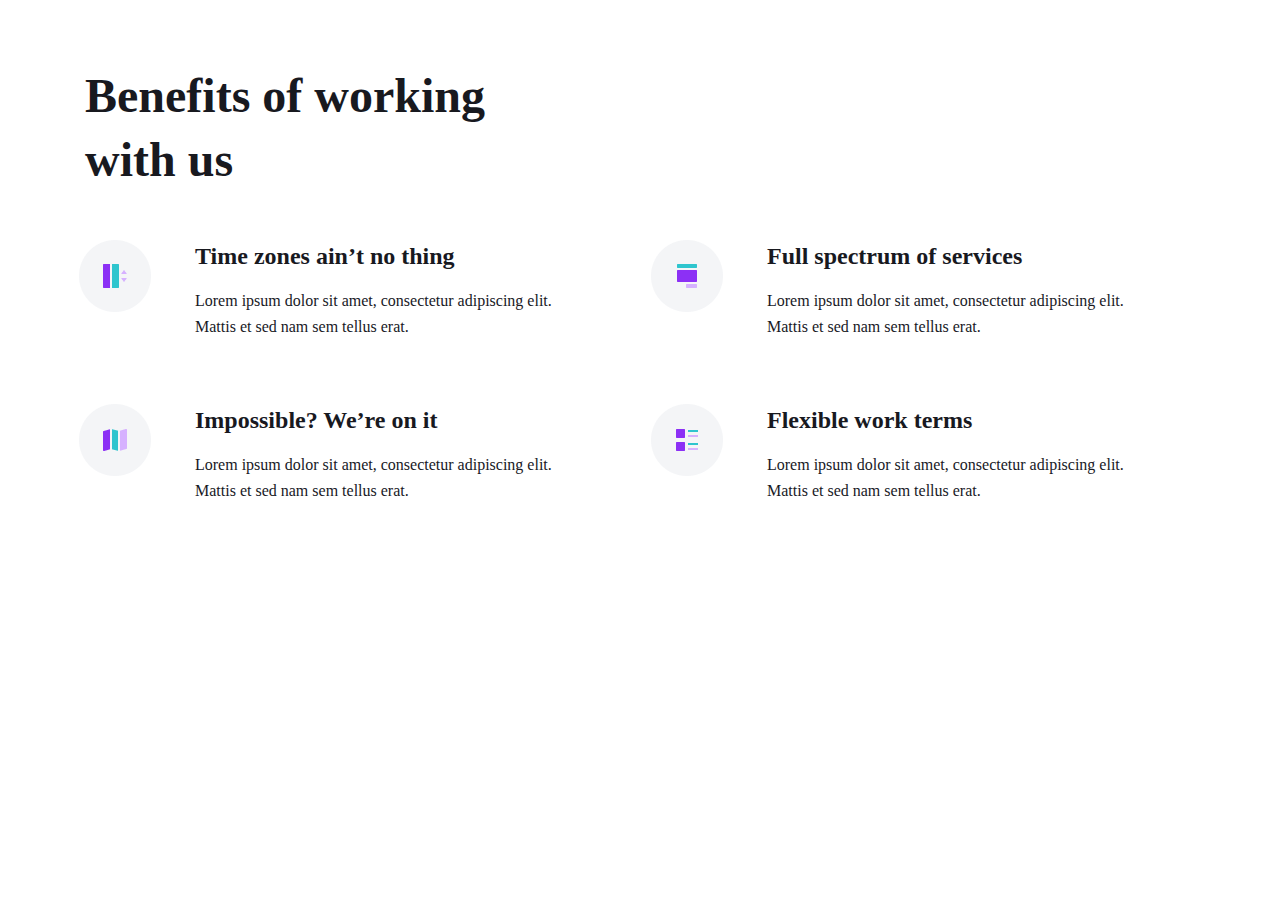
<file: homework01.2/index.html>
<!DOCTYPE html>
<html lang="en">
<head>
    <meta charset="UTF-8">
    <title>homework01.2</title>
    <link rel="stylesheet" href="css/style.css">
</head>
<body>
    <div class="wrapper">
        <div class="title">
            <h1>Benefits of working with us</h1>
        </div>
        <div class="row">
            <div class="advantage">
                <div class="icon"><img src="img/01.png" alt=""></div>
                <div class="details">
                    <h2>Time zones ain’t no thing</h2>
                    <p>Lorem ipsum dolor sit amet, consectetur adipiscing elit. Mattis et sed nam sem tellus erat.</p>
                </div>
            </div>
            <div class="advantage">
                <div class="icon"><img src="img/04.png" alt=""></div>
                <div class="details">
                    <h2>Full spectrum of services</h2>
                    <p>Lorem ipsum dolor sit amet, consectetur adipiscing elit. Mattis et sed nam sem tellus erat.</p>
                </div>
            </div>
        </div>
        <div class="row">
            <div class="advantage">
                <div class="icon"><img src="img/06.png" alt=""></div>
                <div class="details">
                    <h2>Impossible? We’re on it</h2>
                    <p>Lorem ipsum dolor sit amet, consectetur adipiscing elit. Mattis et sed nam sem tellus erat.</p>
                </div>
            </div>
            <div class="advantage">
                <div class="icon"><img src="img/07.png" alt=""></div>
                <div class="details">
                    <h2>Flexible work terms</h2>
                    <p>Lorem ipsum dolor sit amet, consectetur adipiscing elit. Mattis et sed nam sem tellus erat.</p>
                </div>
            </div>
        </div>   
        <div class="footer"></div>     
    </div>
</body>
</html>
</file>
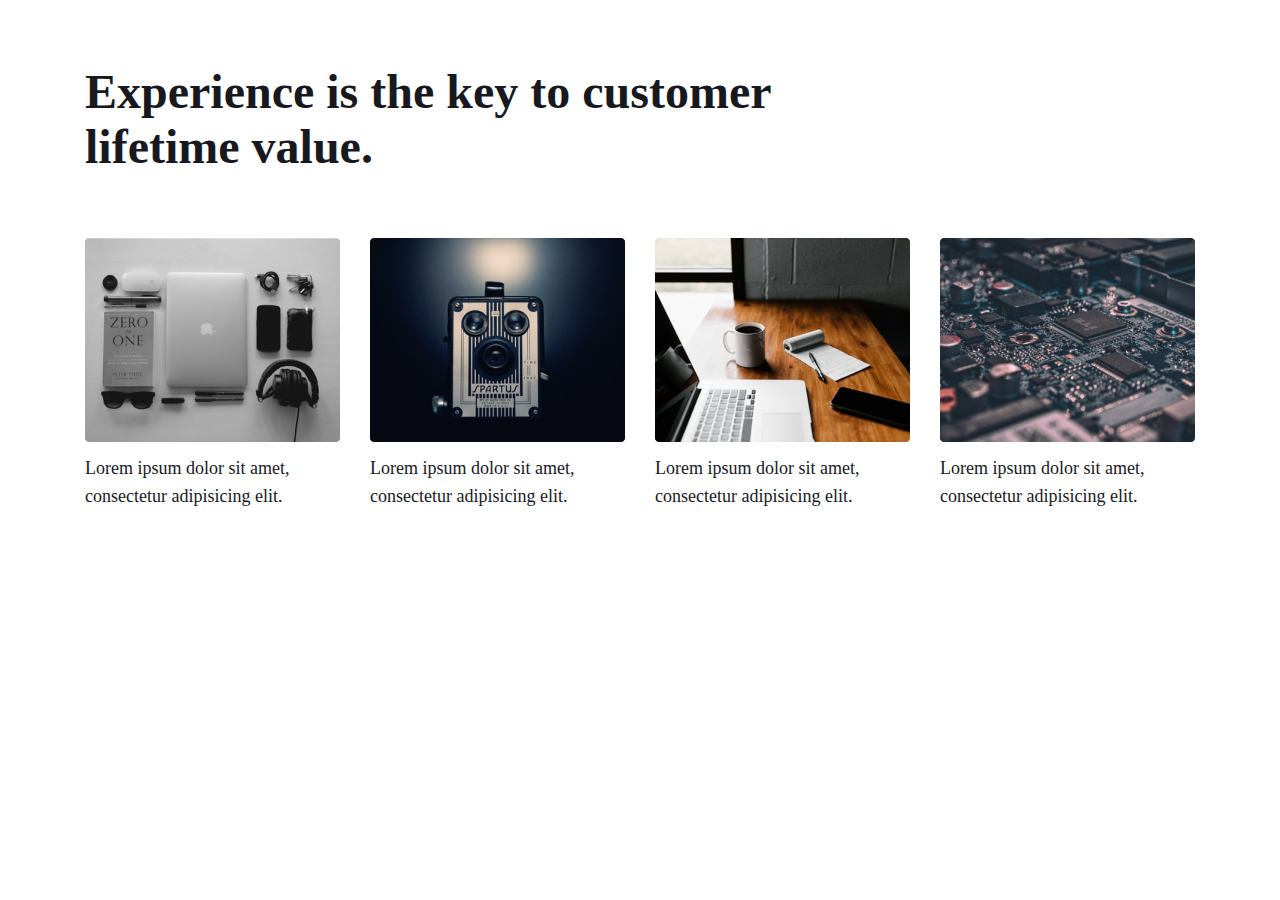
<file: homework01/index.html>
<!DOCTYPE html>
<html lang="en">
<head>
    <meta charset="UTF-8">
    <title>Document</title>
    <link rel="stylesheet" href="css/style.css">
</head>
<body>
    <div class="wrapper">
       <div class="title">
           <h1>Experience is the key to customer lifetime value.</h1>
       </div>
       <div class="photo-galey">
           <div class="photo-block">
               <div class="cover"><img src="img/ipod.jpg" alt=""></div>
               <div class="headline"><h3>Lorem ipsum dolor sit amet, consectetur adipisicing elit.</h3></div>
           </div>
           <div class="photo-block">
               <div class="cover"><img src="img/spartus.png" alt=""></div>
               <div class="headline"><h3>Lorem ipsum dolor sit amet, consectetur adipisicing elit.</h3></div>
           </div>
           <div class="photo-block">
               <div class="cover"><img src="img/desctop.png" alt=""></div>
               <div class="headline"><h3>Lorem ipsum dolor sit amet, consectetur adipisicing elit.</h3></div>
           </div>
           <div class="photo-block">
               <div class="cover"><img src="img/microchip.png" alt=""></div>
               <div class="headline"><h3>Lorem ipsum dolor sit amet, consectetur adipisicing elit.</h3></div>
           </div>
       </div>
    </div>
</body>
</html>
</file>
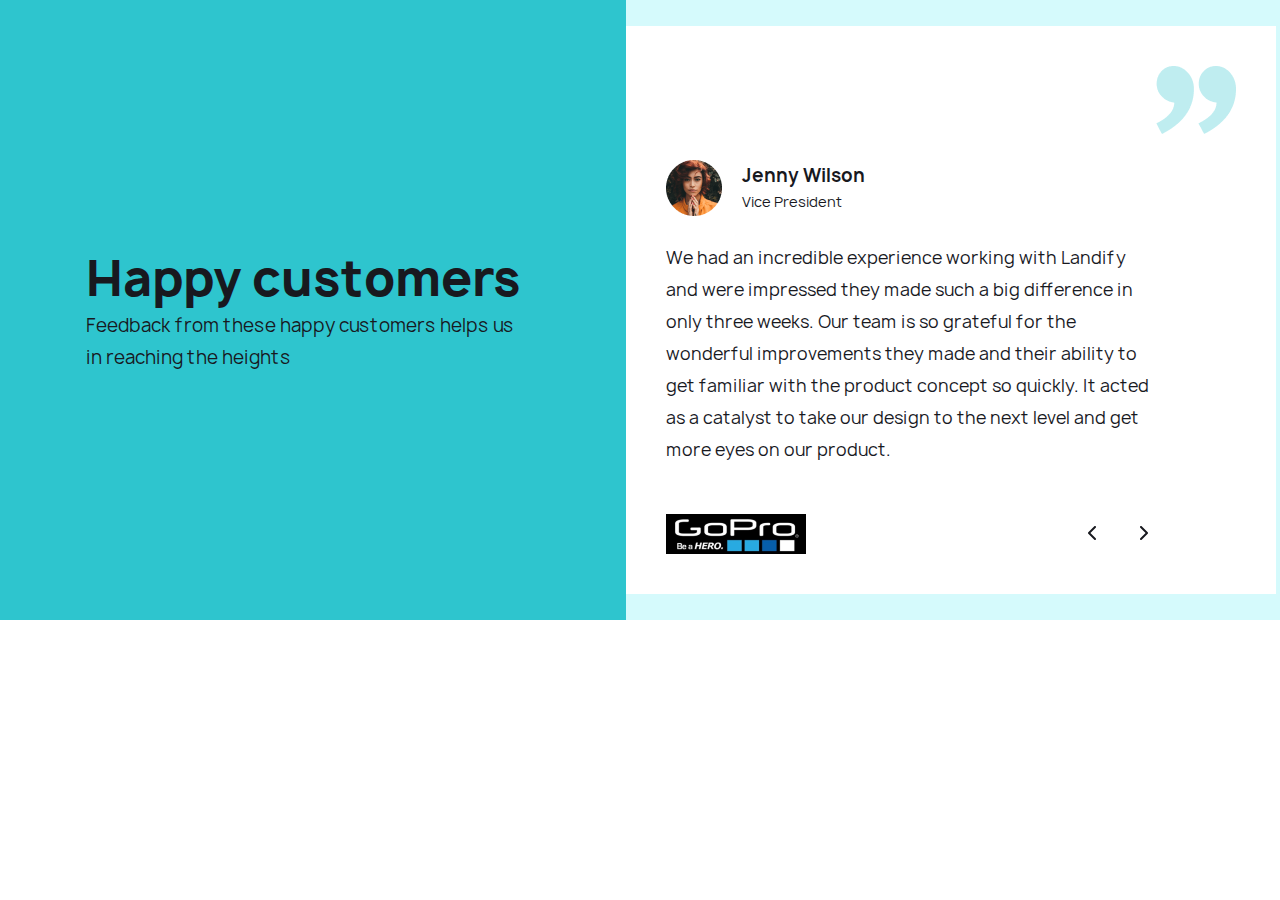
<file: homework02.1/index.html>
<!DOCTYPE html>
<html lang="en">
<head>
    <meta charset="UTF-8">
    <link rel="stylesheet" href="css/font.css">
    <link rel="stylesheet" href="css/style.css">
    <title>Happy customers</title>
</head>
<body>
    <div class="testimonial-6">
        <div class="left-section">
            <div class="left-section-text">
                <h2 class="left-section-title"><a href="index.html">Happy customers</a></h2>
                <p class="left-section-description">
                    Feedback from these happy customers helps us in reaching the heights
                </p>
            </div>
        </div>
        <div class="right-section">
            <img src="img/quotes.png" alt="quotes" class="left-section-quotes">
            <div class="right-section-client">
                <img src="img/avatar.png" alt="avatar" class="client-avatar">
                <div class="client-info">
                    <h3 class="client-info-name"><a href="#JennyWilson">Jenny Wilson</a></h3>
                    <p class="client-info-position">Vice President</p>
                </div>
            </div>
            <div class="feedback">
                <p class="feedback-content">
                    We had an incredible experience working with Landify and were impressed they made such a big difference in only three weeks. 
                    Our team is so grateful for the wonderful improvements they made and their ability to get familiar with the product concept so quickly. 
                    It acted as a catalyst to take our design to the next level and get more eyes on our product.
                </p>
            </div>
            <img src="img/logo.png" alt="logo" class="left-section-logo">
            <div class="nav">
                <a href="#prev" id="prev"><img src="img/left.svg" alt="left"></a>
                <a href="#next" id="next"><img src="img/right.svg" alt="right"></a>
            </div>
        </div>
    </div>
</body>
</html>
</file>
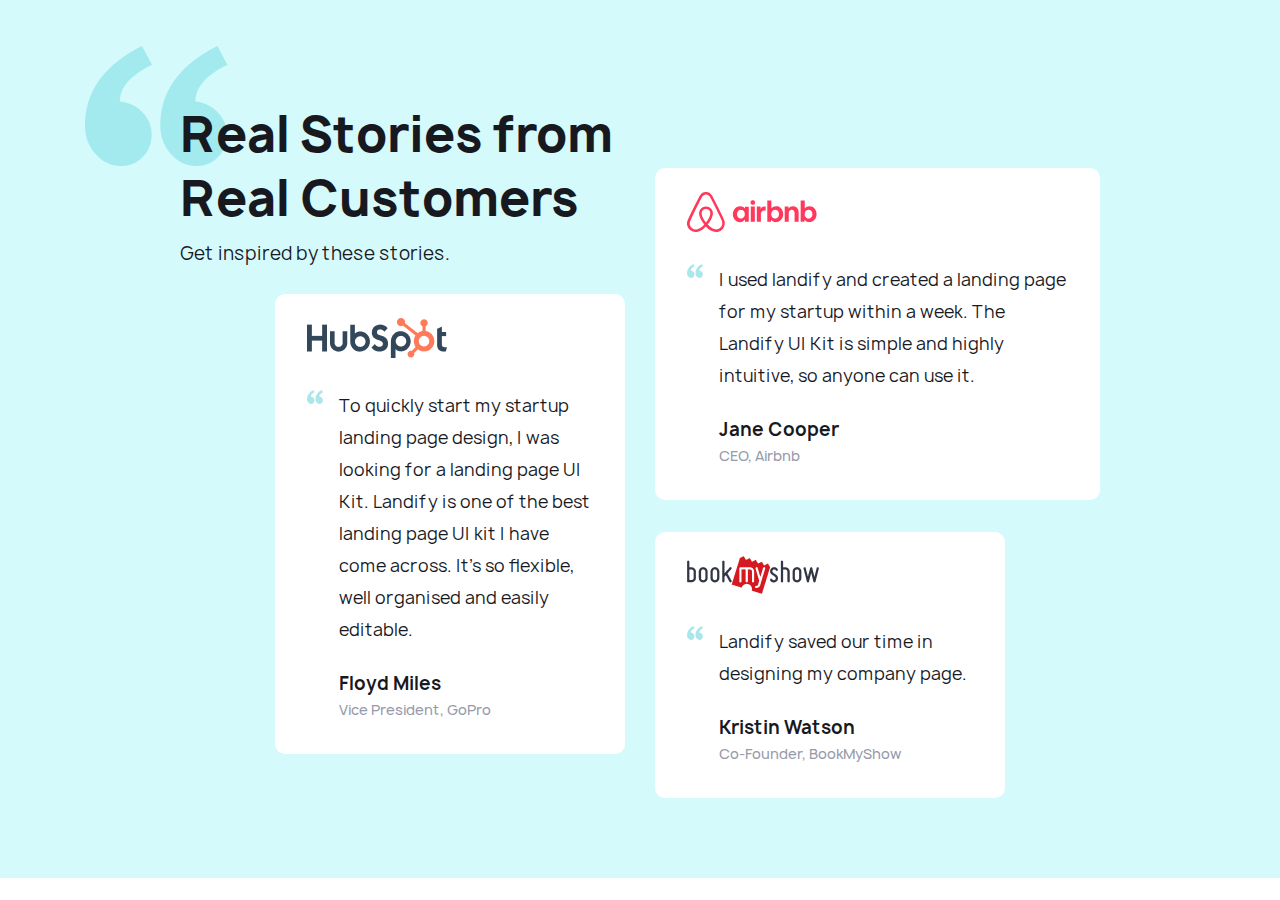
<file: homework02.2/index.html>
<!DOCTYPE html>
<html lang="en">
<head>
    <meta charset="UTF-8">
    <title>Real Stories</title>
    <link rel="stylesheet" href="css/fonts.css">
    <link rel="stylesheet" href="css/style.css">
</head>
<body>
    <div class="testimonial-7">
        <div class="left-section">
           <div class="left-section__content">
                <img src="img/big-quotes.png" alt="quotes" class="left-section__quotes">
                <h2 class="left-section__title"><a href="index.html">Real Stories from Real Customers</a></h2>
                <p class="left-section__description">
                    Get inspired by these stories.
                </p>
                <div class="testimonial-cards small-left-card">
                    <img src="img/hubspot.png" alt="logo" class="testimonial-logo">
                    <div class="feedback">
                        <img src="img/small-quotes.svg" alt="quotes" class="feedback__quotes">
                        <p class="feedback__text">
                            To quickly start my startup landing page design, I was looking for a landing page UI Kit. Landify is one of the best landing page UI kit I have come across. It’s so flexible, well organised and easily editable.
                        </p>
                        <div class="person-details">
                            <h3 class="person-details__name"><a href="#FloydMiles">Floyd Miles</a></h3>
                            <p class="person-details__position">Vice President, GoPro</p>
                        </div>
                    </div>
                </div>
           </div>
        </div>
        <div class="right-section">
           <div class="right-section__content">
                <div class="testimonial-cards">
                    <img src="img/airbnb-logo.svg" alt="logo" class="testimonial-logo">
                    <div class="feedback">
                        <img src="img/small-quotes.svg" alt="quotes" class="feedback__quotes">
                        <p class="feedback__text">
                            I used landify and created a landing page for my startup within a week. The Landify UI Kit is simple and highly intuitive, so anyone can use it.
                        </p>
                        <div class="person-details">
                            <h3 class="person-details__name"><a href="#JaneCooper">Jane Cooper</a></h3>
                            <p class="person-details__position">CEO, Airbnb</p>
                        </div>
                    </div>
                </div>
                <div class="testimonial-cards small-right-card">
                    <img src="img/bookmyshow.png" alt="logo" class="testimonial-logo">
                    <div class="feedback">
                        <img src="img/small-quotes.svg" alt="quotes" class="feedback__quotes">
                        <p class="feedback__text">
                            Landify saved our time in designing my company page.
                        </p>
                        <div class="person-details">
                            <h3 class="person-details__name"><a href="#KristinWatson">Kristin Watson</a></h3>
                            <p class="person-details__position">Co-Founder, BookMyShow</p>
                        </div>
                    </div>
                </div>
           </div>
        </div>
    </div>
</body>
</html>
</file>
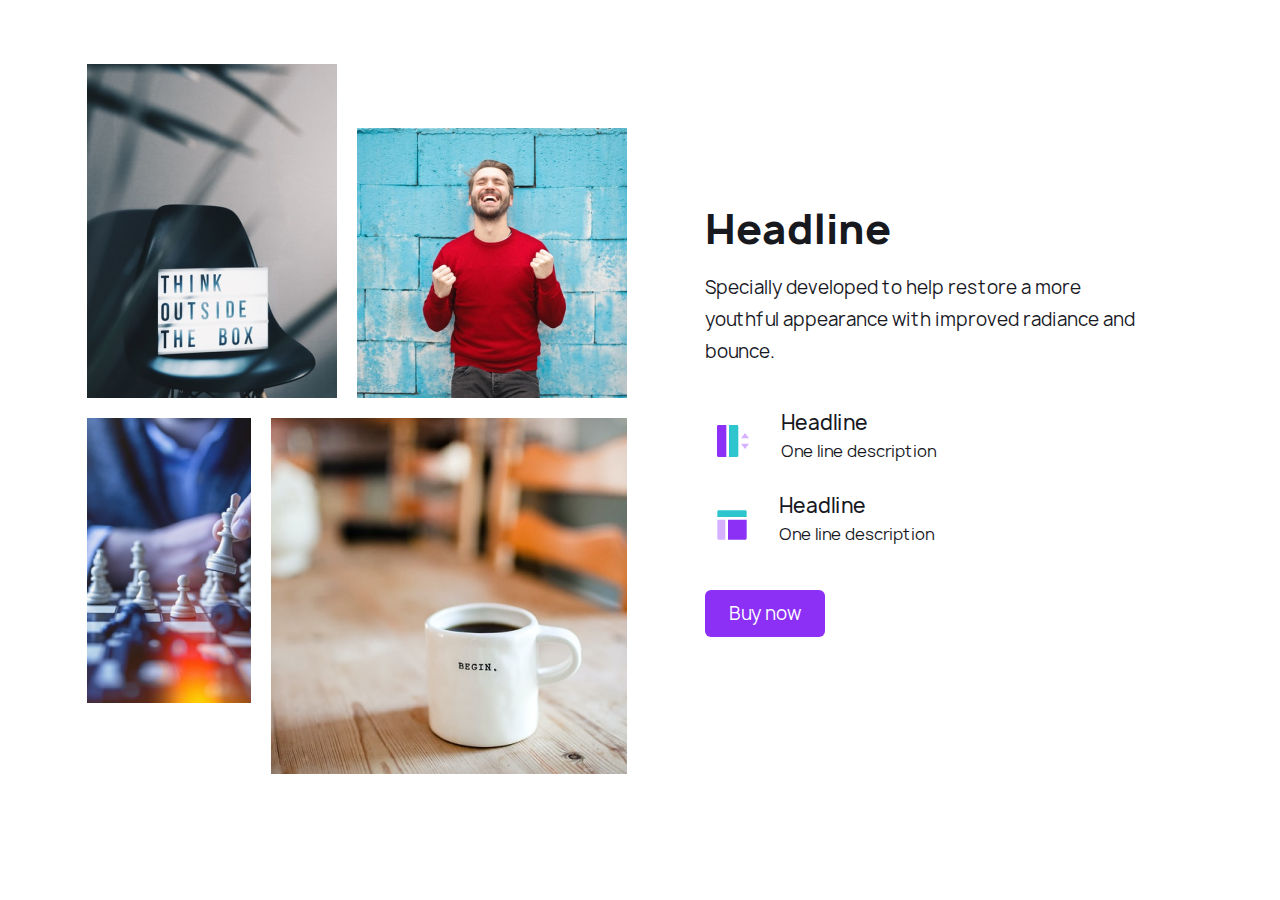
<file: homework3.1/index.html>
<!DOCTYPE html>
<html lang="en">
<head>
    <meta charset="UTF-8">
    <meta name="viewport" content="width=device-width, initial-scale=1.0">
    <link rel="stylesheet" href="css/normalize.css">
    <link rel="stylesheet" href="css/fonts.css">
    <link rel="stylesheet" href="css/style.css">
    <title>Headline</title>
</head>
<body>
    <section class="feature-single-2">
        <div class="container">
            <div class="galery">
                <div class="galery__photo align-bottom">
                    <img src="img/chair.jpg" alt="photogalery">
                    <img src="img/man.jpg" alt="photogalery">
                </div>
                <div class="galery__photo align-top">
                    <img src="img/chess.jpg" alt="photogalery">
                    <img src="img/coffe.jpg" alt="photogalery">
                </div>
            </div>
            <!--/galery-->
            <div class="headline">
                <div class="headline__title">
                    <h3>Headline</h3>
                </div>
                <div class="headline__text">
                    <p>Specially developed to help restore a more youthful appearance with improved radiance and bounce.</p>
                </div>
                <div class="headline-section">
                    <div class="headline-record">
                        <div class="headline-record__img">
                            <img src="img/icon1.svg" alt="icon">
                        </div>
                        <div class="headline-record__text">
                            <h6>Headline</h6>
                            <p>One line description</p>
                        </div>
                    </div>
                    <!--/headline-record-->
                    <div class="headline-record">
                        <div class="headline-record__img">
                            <img src="img/icon2.svg" alt="icon">
                        </div>
                        <div class="headline-record__text">
                            <h6>Headline</h6>
                            <p>One line description</p>
                        </div>
                    </div>
                    <!--/headline-record-->
                </div>
                <!--/headline-section-->
                <button class="buy-button">Buy now</button>
            </div>
            <!--/headline-->
        </div>
        <!--/container-->
    </section>
</body>
</html>
</file>
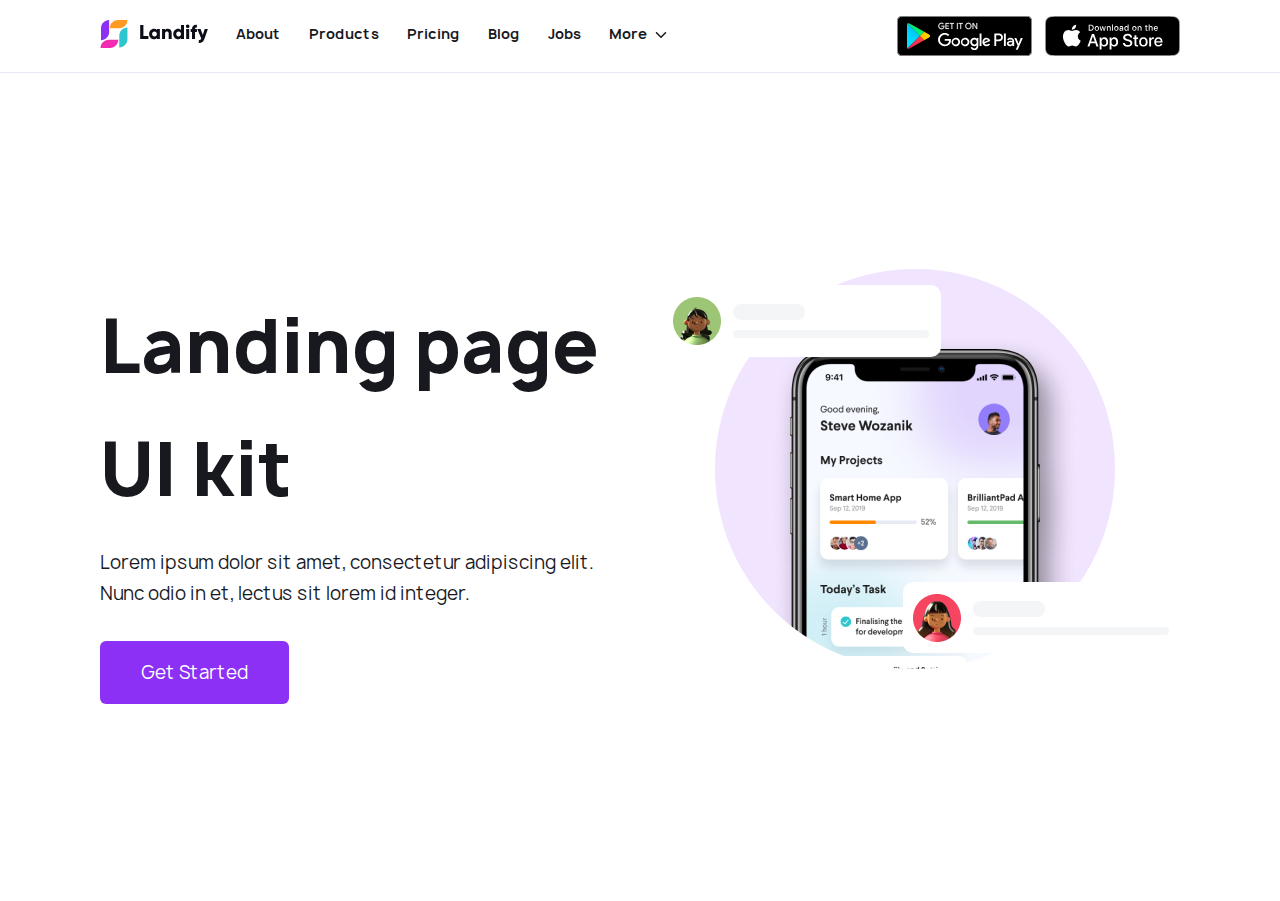
<file: homework4/index.html>
<!DOCTYPE html>
<html lang="en">

<head>
	<meta charset="UTF-8">
	<meta name="viewport" content="width=device-width, initial-scale=1, shrink-to-fit=no">
	<link rel="stylesheet" href="css/normalize.css">
	<link rel="stylesheet" href="css/fonts.css">
	<link rel="stylesheet" href="css/bootstrap-grid.css">
	<link rel="stylesheet" href="css/style.css">
	<title>homework4</title>
</head>

<body>
	<section class="header">
		<div class="container">
			<div class="row no-gutters row-header">
				<div class="col-md-auto">
					<div class="header-nav">
						<div class="logo">
							<a href="#home" class="logo__link">
								<img src="img/Color.svg" alt="logo-color">
								<img src="img/Landify.svg" alt="logo-text">
							</a>
						</div>
						<div class="nav">
							<ul class="nav-menu">
								<li><a href="#">About</a></li>
								<li><a href="#">Products</a></li>
								<li><a href="#">Pricing</a></li>
								<li><a href="#">Blog</a></li>
								<li><a href="#">Jobs</a></li>
								<li><a href="#">More</a></li>
								<li><a href="#"><img src="img/Vector.svg" alt="vector"></a></li>
							</ul>
						</div>
					</div>
				</div>
				<div class="col-4">
					<div class="banners">
						<img src="img/GooglePlayBadge.svg" alt="badge">
						<img src="img/AppStoreBadge.svg" alt="badge">
					</div>
				</div>
			</div>
		</div>
	</section>
	<section class="content">
		<div class="container">
			<div class="row no-gutters row-content">
				<div class="col-6">
					<div class="left-section">
						<h1 class="left-section__title">Landing page UI kit</h1>
						<p class="left-section__text">Lorem ipsum dolor sit amet, consectetur adipiscing elit. Nunc odio
							in
							et, lectus sit lorem id integer.</p>
						<button class="start-button">Get Started</button>
					</div>
				</div>
				<div class="col-6">
					<div class="right-section">
						<div class="right-section__image">
							<img src="img/User1.png" class="user" id="avatar-1" alt="user">
							<img src="img/User2.png" class="user" id="avatar-2" alt="user">
						</div>
					</div>
				</div>
			</div>
		</div>
	</section>
</body>

</html>
</file>
<file: homework01.2/css/style.css>
body{
    margin: 0;
    padding: 0;
    background-color: white;
    color: #18191F;
}

h1,h2,h3,h4{
    margin: 0;
    padding: 0;
}

.wrapper{
    box-sizing: border-box;
    width: 1110px;
    margin-left: auto;
    margin-right: auto;
}

.title{
    margin-top: 64px;
    width: 540px;
}

.title h1{
    font-family: Manrope;
    font-style: normal;
    font-weight: 800;
    font-size: 48px;
    line-height: 64px;
    margin-right: 38px;
}

.row{
    margin-top: 48px;
}

.advantage{
    display: inline-block;
    margin-left: 30px;
}
.advantage:first-child{
    margin-left: 0;
}

.icon{
    display: inline-block;
    margin-left: -6px;
}
.icon img{
    margin-bottom: 20px;
}

.details{
    display: inline-block;
    width:428px;
    margin-left: 40px;
}

.details h2{
    font-family: Manrope;
    font-style: normal;
    font-weight: 600;
    font-size: 24px;
    line-height: 32px;
}

.details p{
    padding-right: 27px;
    font-family: Manrope;
    font-style: normal;
    font-weight: normal;
    font-size: 16px;
    line-height: 26px;
}

.footer{
    margin-top: 64px;
}
</file>
<file: homework01/css/style.css>
body{
    margin: 0;
    padding: 0;
    background-color: white;
    color: #18191F;
}

h1,h2,h3,h4{
    margin: 0;
    padding: 0;
}

.wrapper{
    box-sizing: border-box;
    width: 1110px;
    margin-left: auto;
    margin-right: auto;
}

/*title*/

.title{
    width:730px;
    margin-top: 64px;
}

.title h1{
    font-weight: 800;
    font-size: 48px;
    color: #18191F;
}

/*photo-galey*/

.photo-galey{
    box-sizing: border-box;
    margin-top: 64px;
    margin-bottom: 64px;
    letter-spacing: -4px;    /*здесь ltter-spacing: -4 Для того чтобы убрать отступ справа между блоками photo-block*/
}


.photo-block{
    letter-spacing: normal;
    display: inline-block;
    width: 255px;
    height: 268px;
    margin-left: 30px;
}

.photo-block:first-child{
    margin-left: 0;
}

.headline{
    margin-top: 8px;
    
}
.headline h3{
    font-weight: 500;
    font-size: 18px;
    line-height: 28px;
}
</file>
<file: homework02.1/css/font.css>
@font-face {
    font-family:"Manrope";
    font-weight: 400;
    font-style: normal;
    src:local("Manrope"),
    url(../fonts/Manrope-Regular.woff2),
    url(../fonts/Manrope-Regular.woff),
    url(../fonts/Manrope-Regular.ttf),
    url(../fonts/Manrope-Regular.eot);
}

@font-face {
    font-family:"Manrope";
    font-weight: 700;
    font-style: normal;
    src:local("Manrope"),
    url(../fonts/Manrope-Bold.woff2),
    url(../fonts/Manrope-Bold.woff),
    url(../fonts/Manrope-Bold.ttf),
    url(../fonts/Manrope-Bold.eot);
}

@font-face {
    font-family:"Manrope";
    font-weight: 800;
    font-style: normal;
    src:local("Manrope"),
    url(../fonts/Manrope-ExtraBold.woff2),
    url(../fonts/Manrope-ExtraBold.woff),
    url(../fonts/Manrope-ExtraBold.ttf),
    url(../fonts/Manrope-ExtraBold.eot);
}
</file>
<file: homework02.1/css/style.css>
body {
    font-family: "Manrope", sans-serif;
    font-weight: 400;
    color: #18191f;
    /*сброс отступов браузера*/
    margin: 0;
    box-sizing: border-box; 
}

a {
    text-decoration: none;
    color: #18191f;
}

h1, h2, h3, h4, h5, h6, p {
    /*сброс отступов браузера*/
    margin: 0;
}

.testimonial-6 {
    background-color: #D5FAFC;
}

/*left-section start*/

.left-section {
    text-align: right;
    display: inline-block;
    width: 48.9%;
    background-color: #2EC5CE;
    vertical-align: middle;
}

.left-section-text {
    width: 445px;
    margin-left: auto;
    margin-right: 95px;
    text-align: left;
    margin-top: 246px;
    margin-bottom: 246px;
}

.left-section-title {
    font-size: 48px;
    font-style: normal;
    font-weight: 800;
    line-height: 64px;
}

.left-section-description {
    font-size: 18px;
    font-style: normal;
    font-weight: 400;
    line-height: 32px;
}

/*left-section end*/

/*right-section start*/

.right-section {
    width: 570px;
    padding: 40px;
    margin-right: auto;
    margin-left: -4px;
    display: inline-block;
    vertical-align: middle;
    background-color: #ffffff;
}

.left-section-quotes {
    display: block;
    margin-left: auto;
    margin-bottom: 26px;
    opacity: 0.3;
}

.client-avatar {
    display: inline-block;
    vertical-align: middle;
}

.client-info {
    display: inline-block;
    vertical-align: middle;
    margin-left: 16px;
}

.client-info-name {
    font-size: 18px;
    font-style: normal;
    font-weight: 700;
    line-height: 28px;
}

.client-info-name:hover {
    opacity: 0.8;
}

.client-info-position {
    font-size: 14px;
    font-style: normal;
    font-weight: 400;
    line-height: 24px;
}

.feedback {
    width: 490px;
    margin-top: 26px;
    margin-bottom: 48px;
}

.feedback-content {
    font-size: 17px;
    font-style: normal;
    font-weight: 400;
    line-height: 32px;
    letter-spacing: 0em;
}

.left-section-logo {
    display: inline-block;
    vertical-align: middle;
}

.nav {
    display: inline-block;
    vertical-align: middle;
    margin-left: 278px;
    margin-right: 20px;
}

#prev:hover, 
#next:hover {
    opacity: 0.7;
}

#next {
    margin-left: 40px;
}


/*right-section end*/
</file>
<file: homework02.2/css/fonts.css>
@font-face {
    font-family:"Manrope";
    font-weight: 800;
    font-style: normal;
    src:local("Manrope"),
    url(../fonts/Manrope-ExtraBold.woff2),
    url(../fonts/Manrope-ExtraBold.woff),
    url(../fonts/Manrope-ExtraBold.ttf),
    url(../fonts/Manrope-ExtraBold.eot);
}

@font-face {
    font-family:"Manrope";
    font-weight: 400;
    font-style: normal;
    src:local("Manrope"),
    url(../fonts/Manrope-Regular.woff2),
    url(../fonts/Manrope-Regular.woff),
    url(../fonts/Manrope-Regular.ttf),
    url(../fonts/Manrope-Regular.eot);
}

@font-face {
    font-family:"Manrope";
    font-weight: 500;
    font-style: normal;
    src:local("Manrope"),
    url(../fonts/Manrope-Medium.woff2),
    url(../fonts/Manrope-Medium.woff),
    url(../fonts/Manrope-Medium.ttf),
    url(../fonts/Manrope-Medium.eot);
}

@font-face {
    font-family:"Manrope";
    font-weight: 700;
    font-style: normal;
    src:local("Manrope"),
    url(../fonts/Manrope-Bold.woff2),
    url(../fonts/Manrope-Bold.woff),
    url(../fonts/Manrope-Bold.ttf),
    url(../fonts/Manrope-Bold.eot);
}
</file>
<file: homework02.2/css/style.css>
body {
    font-family: "Manrope", sans-serif;
    font-weight: 400;
    color: #18191f;
    margin: 0;
    padding: 0;
    box-sizing: border-box; 
}

a {
    text-decoration: none;
    color: #18191f;
}

h1, h2, h3, h4, h5, h6, p {
    margin: 0;
    padding: 0;
}

.testimonial-7 {
    background-color: #D5FAFC;
    padding-top: 168px;
    padding-bottom: 80px;
}

/*left-section start*/

.left-section {
    width: 50%; 
    vertical-align: middle;
    display: inline-block;
    /*здесь пришлось мудрить*/
    margin-top: -110px;
}

.left-section__content {
    position: relative;
    width: 445px;
    margin-left: auto;
    margin-right: 15px;
}

.left-section__quotes {
    position: absolute;
    left:-95px;
    top: -56px;
}

.left-section__title {
    position: relative;
    font-size: 48px;
    font-style: normal;
    font-weight: 800;
    line-height: 64px;
}

.left-section__description {
    font-size: 18px;
    font-style: normal;
    font-weight: 400;
    line-height: 32px;
    margin-top: 8px;
    margin-bottom: 24px;
}

/*left-section end*/

/*right-section start*/

.right-section {
    display: inline-block;
    width: 50%;
    margin-left: -4px;
    vertical-align: middle;
}

.right-section__content {
    width: 445px;
    margin-left: 15px;
}

/*right-section end*/

/*общие стили*/

.testimonial-cards {
    padding: 32px;
    background-color: #ffffff;
    border-radius: 10px;
}

.testimonial-logo {
    /*странный отступ на картинке*/
    margin: -8px 0px;
}

.feedback {
    position: relative;
    margin: 32px 0px 0px 32px;
}

.feedback__text {
    position: relative;
    font-size: 17px;
    font-style: normal;
    font-weight: 400;
    line-height: 32px;
}

.feedback__quotes {
    opacity: 0.4;
    position: absolute;
    left: -32px;
}

.person-details__name {
    font-size: 18px;
    font-style: normal;
    font-weight: 700;
    line-height: 28px;
    margin-top: 24px;
}

.person-details__name:hover {
    opacity: 0.8;
}

.person-details__position {
    font-size: 14px;
    font-style: normal;
    font-weight: 500;
    line-height: 24px;
    color: #969BAB;
}

/*дополнительные стили*/

.small-right-card {
    margin-top: 32px;
    margin-right: 95px;
}

.small-left-card {
    margin-left: 95px;
}
</file>
<file: homework3.1/css/fonts.css>
@font-face {
    font-family:"Manrope";
    font-weight: 800;
    font-style: normal;
    src:local("Manrope"),
    url(../fonts/Manrope-ExtraBold.woff2),
    url(../fonts/Manrope-ExtraBold.woff),
    url(../fonts/Manrope-ExtraBold.ttf),
    url(../fonts/Manrope-ExtraBold.eot);
}

@font-face {
    font-family:"Manrope";
    font-weight: 400;
    font-style: normal;
    src:local("Manrope"),
    url(../fonts/Manrope-Regular.woff2),
    url(../fonts/Manrope-Regular.woff),
    url(../fonts/Manrope-Regular.ttf),
    url(../fonts/Manrope-Regular.eot);
}

@font-face {
    font-family:"Manrope";
    font-weight: 500;
    font-style: normal;
    src:local("Manrope"),
    url(../fonts/Manrope-Medium.woff2),
    url(../fonts/Manrope-Medium.woff),
    url(../fonts/Manrope-Medium.ttf),
    url(../fonts/Manrope-Medium.eot);
}

@font-face {
    font-family:"Manrope";
    font-weight: 700;
    font-style: normal;
    src:local("Manrope"),
    url(../fonts/Manrope-Bold.woff2),
    url(../fonts/Manrope-Bold.woff),
    url(../fonts/Manrope-Bold.ttf),
    url(../fonts/Manrope-Bold.eot);
}
</file>
<file: homework3.1/css/style.css>
:root {
    /* переменные кнопок */
    --main-text-color: #18191f;
    --secondary-text-color: #fff;
    --primary-button-bgcolor: #8c30f5;
    --primary-button-bgcolor-hover: #5a1ea0;
    --primary-button-bgcolor-focus: #5c3ea0;
    /* переменные для размеров шрифта */
    --base-font: normal 18px "Manrope", sans-serif;
    --base-description-font: 400 16px "Manrope", sans-serif;
    --heading-font-h3: 800 40px "Manrope", sans-serif;
    --heading-font-h6: 500 20px "Manrope", sans-serif;
    /* базовые величины внешних и внутренних отступов*/
    --base-gap-s: 8px;
    --base-gap-m: 16px;
    --base-gap-l: 32px;
}

body {
    font: var(--base-font);
    line-height: 32px;
    color: var(--main-text-color);
    box-sizing: border-box;
}

h1,
h2,
h3,
h4,
h5,
h6,
p {
    padding: 0;
    margin: 0;
}

.container {
    margin: 0 auto;
    padding: 64px 0;
    max-width: 1107px;
}

.galery {
    display: inline-block;
    vertical-align: middle;
}

.galery__photo img:nth-child(1) {
    padding-right: 10px;
}

.galery__photo img:nth-child(2) {
    margin: 0 -4px;
    padding-left: 10px;
}

.align-bottom img {
    vertical-align: bottom;
    padding-bottom: 10px;
}

.align-top img {
    vertical-align: top;
    padding-top: 10px;
}

.headline {
    display: inline-block;
    vertical-align: middle;
    margin-left: 78px;
}

.headline__title h3 {
    font: var(--heading-font-h3);
    line-height: 54px;
}

.headline__text {
    margin-top: var(--base-gap-m);
    max-width: 450px;
}

.headline-section {
    margin: 40px 0;
}

.headline-record {
    margin-left: 12px;
}

.headline-record:last-child {
    margin-top: 24px;
}

.headline-record__img {
    display: inline-block;
}

.headline-record__text {
    display: inline-block;
    margin-left: 28px;
}

.headline-record__text h6 {
    font: var(--heading-font-h6);
    line-height: 30px;
}

.headline-record__text p {
    font: var(--base-description-font);
    line-height: 26px;
}

.buy-button {
    background-color: var(--primary-button-bgcolor);
    color: var(--secondary-text-color);
    outline: none;
    cursor: pointer;
    border: 0;
    padding: var(--base-gap-s) calc(var(--base-gap-m) + 8px);
    border-radius: 6px;
    font: var(--base-font);
}

.buy-button:hover {
    background-color: var(--primary-button-bgcolor-hover);
}

.buy-button:focus {
    background-color: var(--primary-button-bgcolor-focus);
}


@media screen and (max-width: 1140px) {
    .container {
        max-width: 644px;
    }

    .galery {
        display: block;
        margin: 0 auto;
        text-align: center;
    }

    .headline {
        display: block;
        margin: 0 auto;
    }

    .headline-section {
        margin: 40px auto;
        width: 450px;
    }

    .headline__title {
        margin-top: 40px;
        text-align: center;
    }

    .headline__text {
        margin: 10px auto;
    }

    .buy-button {
        display: block;
        margin: 0 auto;
        padding: 10px 40px;
    }
}

@media screen and (max-width:580px) {
    .container {
        width: 450px;
    }

    .galery img {
        max-width: 150px;
    }

    .headline {
        max-width: 425px;
    }

    .headline__text {
        text-align: center;
    }

    .headline-record {
        margin-left: 90px;
    }
}
</file>
<file: homework4/css/fonts.css>
@font-face {
    font-family:"Manrope";
    font-weight: 800;
    font-style: normal;
    src:local("Manrope"),
    url(../fonts/Manrope-ExtraBold.woff2),
    url(../fonts/Manrope-ExtraBold.woff),
    url(../fonts/Manrope-ExtraBold.ttf),
    url(../fonts/Manrope-ExtraBold.eot);
}

@font-face {
    font-family:"Manrope";
    font-weight: 400;
    font-style: normal;
    src:local("Manrope"),
    url(../fonts/Manrope-Regular.woff2),
    url(../fonts/Manrope-Regular.woff),
    url(../fonts/Manrope-Regular.ttf),
    url(../fonts/Manrope-Regular.eot);
}


@font-face {
    font-family:"Manrope";
    font-weight: 700;
    font-style: normal;
    src:local("Manrope"),
    url(../fonts/Manrope-Bold.woff2),
    url(../fonts/Manrope-Bold.woff),
    url(../fonts/Manrope-Bold.ttf),
    url(../fonts/Manrope-Bold.eot);
}
</file>
<file: homework4/css/style.css>
@charset "UTF-8";
* {
	margin: 0;
	padding: 0;
	border: 0px;
}

body {
	font: 400 18px "Manrope", sans-serif;
	color: #18191f;
	-webkit-box-sizing: border-box;
	box-sizing: border-box;
}

a {
	font: 700 14px "Manrope", sans-serif;
	color: #18191f;
	text-decoration: none;
	cursor: pointer;
}

a:hover {
	opacity: 0.7;
}

.header {
	-webkit-box-shadow: 0px 1px 0px #e5e9f2;
	box-shadow: 0px 1px 0px #e5e9f2;
}

.container {
	max-width: 1110px;
	margin: 0 auto;
}

.row-header {
	display: -webkit-box;
	display: -ms-flexbox;
	display: flex;
	-webkit-box-pack: justify;
	-ms-flex-pack: justify;
	justify-content: space-between;
	padding: 16px 0;
}

.header-nav {
	display: -webkit-box;
	display: -ms-flexbox;
	display: flex;
	-webkit-box-align: center;
	-ms-flex-align: center;
	align-items: center;
}

.logo__link:hover {
	opacity: 1;
}

.logo__link img {
	vertical-align: middle;
}

.logo__link img[alt="logo-text"] {
	margin-left: 9px;
}

.nav-menu {
	display: -webkit-box;
	display: -ms-flexbox;
	display: flex;
	-webkit-box-pack: justify;
	-ms-flex-pack: justify;
	justify-content: space-between;
	list-style-type: none;
}

.nav-menu li {
	margin-left: 28px;
}

.nav-menu li:last-child {
	margin-left: 8px;
}

.nav-menu img[alt="vector"] {
	margin-bottom: 1px;
}

.banners {
	display: -webkit-box;
	display: -ms-flexbox;
	display: flex;
	-webkit-box-pack: end;
	-ms-flex-pack: end;
	justify-content: flex-end;
	-webkit-box-align: center;
	-ms-flex-align: center;
	align-items: center;
}

.banners img:last-child {
	margin-left: 13px;
}

.content {
	padding: 197px 0;
}

.row-content {
	display: -webkit-box;
	display: -ms-flexbox;
	display: flex;
	-webkit-box-pack: justify;
	-ms-flex-pack: justify;
	justify-content: space-between;
}

.left-section {
	max-width: 540px;
}

.left-section__title {
	font: 800 72px "Manrope", sans-serif;
	margin: 16px 0;
}

.left-section__text {
	margin-bottom: 32px;
}

.right-section__image {
	background-image: url(../img/MobileMockup.png);
	/* Путь к фоновому изображению */
	background-color: #fff;
	/* Цвет фона */
	position: relative;
	width: 400px;
	height: 400px;
	margin-left: 75px;
}

.user {
	position: absolute;
	border-radius: 10px;
}

#avatar-1 {
	top: 16px;
	left: -54px;
}

#avatar-2 {
	bottom: 16px;
	left: 47%;
}

.start-button {
	background-color: #8c30f5;
	color: #fff;
	outline: none;
	cursor: pointer;
	border: 0;
	padding: 16px 41px;
	border-radius: 6px;
	font: 400 18px "Manrope", sans-serif;
}

.start-button:hover {
	background-color: #5a1ea0;
}

.start-button:focus {
	background-color: #5c3ea0;
}
</file>
